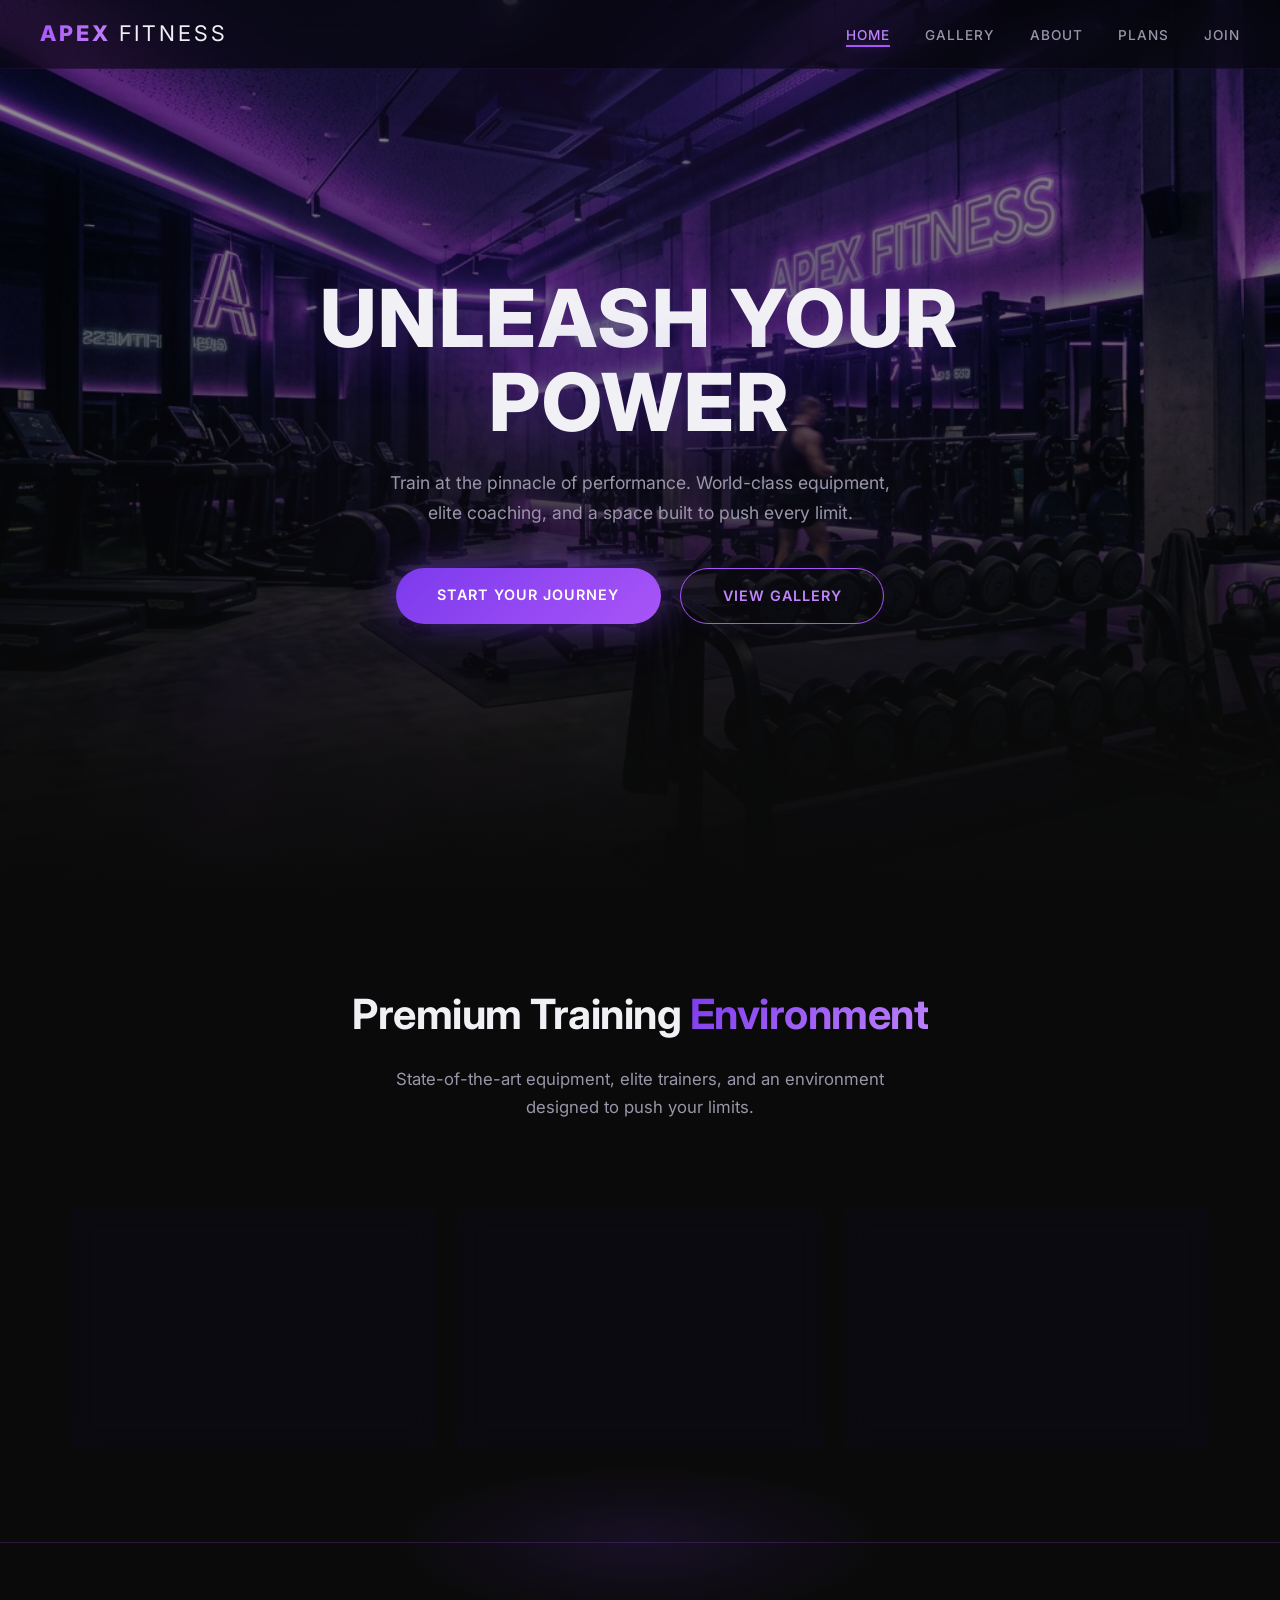
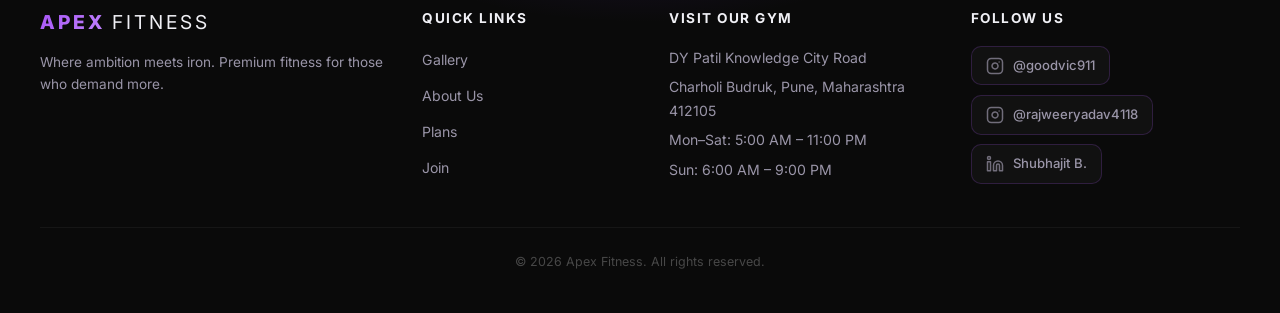
<file: index.html>
<!DOCTYPE html>
<html lang="en">
<head>
  <meta charset="UTF-8">
  <meta name="viewport" content="width=device-width, initial-scale=1.0">
  <meta name="description" content="Apex Fitness — Premium gym experience. Unleash your power with world-class equipment, elite trainers, and a futuristic training environment.">
  <title>Apex Fitness — Unleash Your Power</title>
  <link rel="preconnect" href="https://fonts.googleapis.com">
  <link href="https://fonts.googleapis.com/css2?family=Inter:wght@400;500;600;700;800&display=swap" rel="stylesheet">
  <link rel="stylesheet" href="styles.css">
</head>
<body>

  <!-- Navbar -->
  <nav class="navbar" id="navbar">
    <a href="index.html" class="logo"><span class="apex">APEX</span> <span class="fitness">FITNESS</span></a>
    <ul class="nav-links" id="navLinks">
      <li><a href="index.html" class="active">Home</a></li>
      <li><a href="gallery.html">Gallery</a></li>
      <li><a href="about.html">About</a></li>
      <li><a href="plans.html">Plans</a></li>
      <li><a href="join.html">Join</a></li>
    </ul>
    <button class="hamburger" id="hamburger" aria-label="Toggle menu">
      <span></span><span></span><span></span>
    </button>
  </nav>

  <main>
    <!-- Hero -->
    <section class="hero" id="hero">
      <div class="hero-bg">
        <img src="images/gym-weights.png" alt="Apex Fitness gym interior">
      </div>
      <div class="hero-content">
        <h1>Unleash Your Power</h1>
        <p>Train at the pinnacle of performance. World-class equipment, elite coaching, and a space built to push every limit.</p>
        <div class="hero-buttons">
          <a href="join.html" class="btn btn-primary">Start Your Journey</a>
          <a href="gallery.html" class="btn btn-outline">View Gallery</a>
        </div>
      </div>
    </section>

    <!-- Quick Links -->
    <section class="container">
      <div class="section-header">
        <h2>Premium Training <span class="highlight">Environment</span></h2>
        <p>State-of-the-art equipment, elite trainers, and an environment designed to push your limits.</p>
      </div>

      <div class="quick-links">
        <a href="gallery.html" class="quick-card">
          <span class="icon">🏋️</span>
          <h3>Gym Experience</h3>
          <p>Explore our world-class facility and premium equipment.</p>
        </a>
        <a href="plans.html" class="quick-card">
          <span class="icon">💎</span>
          <h3>Membership Plans</h3>
          <p>Flexible plans designed for every level. No hidden fees.</p>
        </a>
        <a href="join.html" class="quick-card">
          <span class="icon">🚀</span>
          <h3>Join Now</h3>
          <p>Begin your transformation journey today.</p>
        </a>
      </div>
    </section>
  </main>

  <!-- Footer -->
  <footer class="footer">
    <div class="footer-content">
      <div class="footer-brand">
        <div class="logo"><span class="apex">APEX</span> <span class="fitness">FITNESS</span></div>
        <p>Where ambition meets iron. Premium fitness for those who demand more.</p>
      </div>
      <div class="footer-links">
        <h4>Quick Links</h4>
        <ul>
          <li><a href="gallery.html">Gallery</a></li>
          <li><a href="about.html">About Us</a></li>
          <li><a href="plans.html">Plans</a></li>
          <li><a href="join.html">Join</a></li>
        </ul>
      </div>
      <div class="footer-contact">
        <h4>Visit Our Gym</h4>
        <p>DY Patil Knowledge City Road</p>
        <p>Charholi Budruk, Pune, Maharashtra 412105</p>
        <p>Mon–Sat: 5:00 AM – 11:00 PM</p>
        <p>Sun: 6:00 AM – 9:00 PM</p>
      </div>
      <div class="footer-social">
        <h4>Follow Us</h4>
        <div class="social-links">
          <a href="https://www.instagram.com/goodvic911/" target="_blank" rel="noopener noreferrer" class="social-btn instagram" id="social-ig-goodvic" aria-label="Instagram goodvic911">
            <svg xmlns="http://www.w3.org/2000/svg" width="18" height="18" viewBox="0 0 24 24" fill="none" stroke="currentColor" stroke-width="2" stroke-linecap="round" stroke-linejoin="round"><rect x="2" y="2" width="20" height="20" rx="5" ry="5"/><path d="M16 11.37A4 4 0 1 1 12.63 8 4 4 0 0 1 16 11.37z"/><line x1="17.5" y1="6.5" x2="17.51" y2="6.5"/></svg>
            <span>@goodvic911</span>
          </a>
          <a href="https://www.instagram.com/rajweeryadav4118/" target="_blank" rel="noopener noreferrer" class="social-btn instagram" id="social-ig-rajweer" aria-label="Instagram rajweeryadav4118">
            <svg xmlns="http://www.w3.org/2000/svg" width="18" height="18" viewBox="0 0 24 24" fill="none" stroke="currentColor" stroke-width="2" stroke-linecap="round" stroke-linejoin="round"><rect x="2" y="2" width="20" height="20" rx="5" ry="5"/><path d="M16 11.37A4 4 0 1 1 12.63 8 4 4 0 0 1 16 11.37z"/><line x1="17.5" y1="6.5" x2="17.51" y2="6.5"/></svg>
            <span>@rajweeryadav4118</span>
          </a>
          <a href="https://www.linkedin.com/in/shubhajitbhattacharya/" target="_blank" rel="noopener noreferrer" class="social-btn linkedin" id="social-linkedin" aria-label="LinkedIn Shubhajit Bhattacharya">
            <svg xmlns="http://www.w3.org/2000/svg" width="18" height="18" viewBox="0 0 24 24" fill="none" stroke="currentColor" stroke-width="2" stroke-linecap="round" stroke-linejoin="round"><path d="M16 8a6 6 0 0 1 6 6v7h-4v-7a2 2 0 0 0-2-2 2 2 0 0 0-2 2v7h-4v-7a6 6 0 0 1 6-6z"/><rect x="2" y="9" width="4" height="12"/><circle cx="4" cy="4" r="2"/></svg>
            <span>Shubhajit B.</span>
          </a>
        </div>
      </div>
    </div>
    <div class="footer-bottom">
      &copy; 2026 Apex Fitness. All rights reserved.
    </div>
  </footer>

  <script src="nav.js"></script>
</body>
</html>
</file>
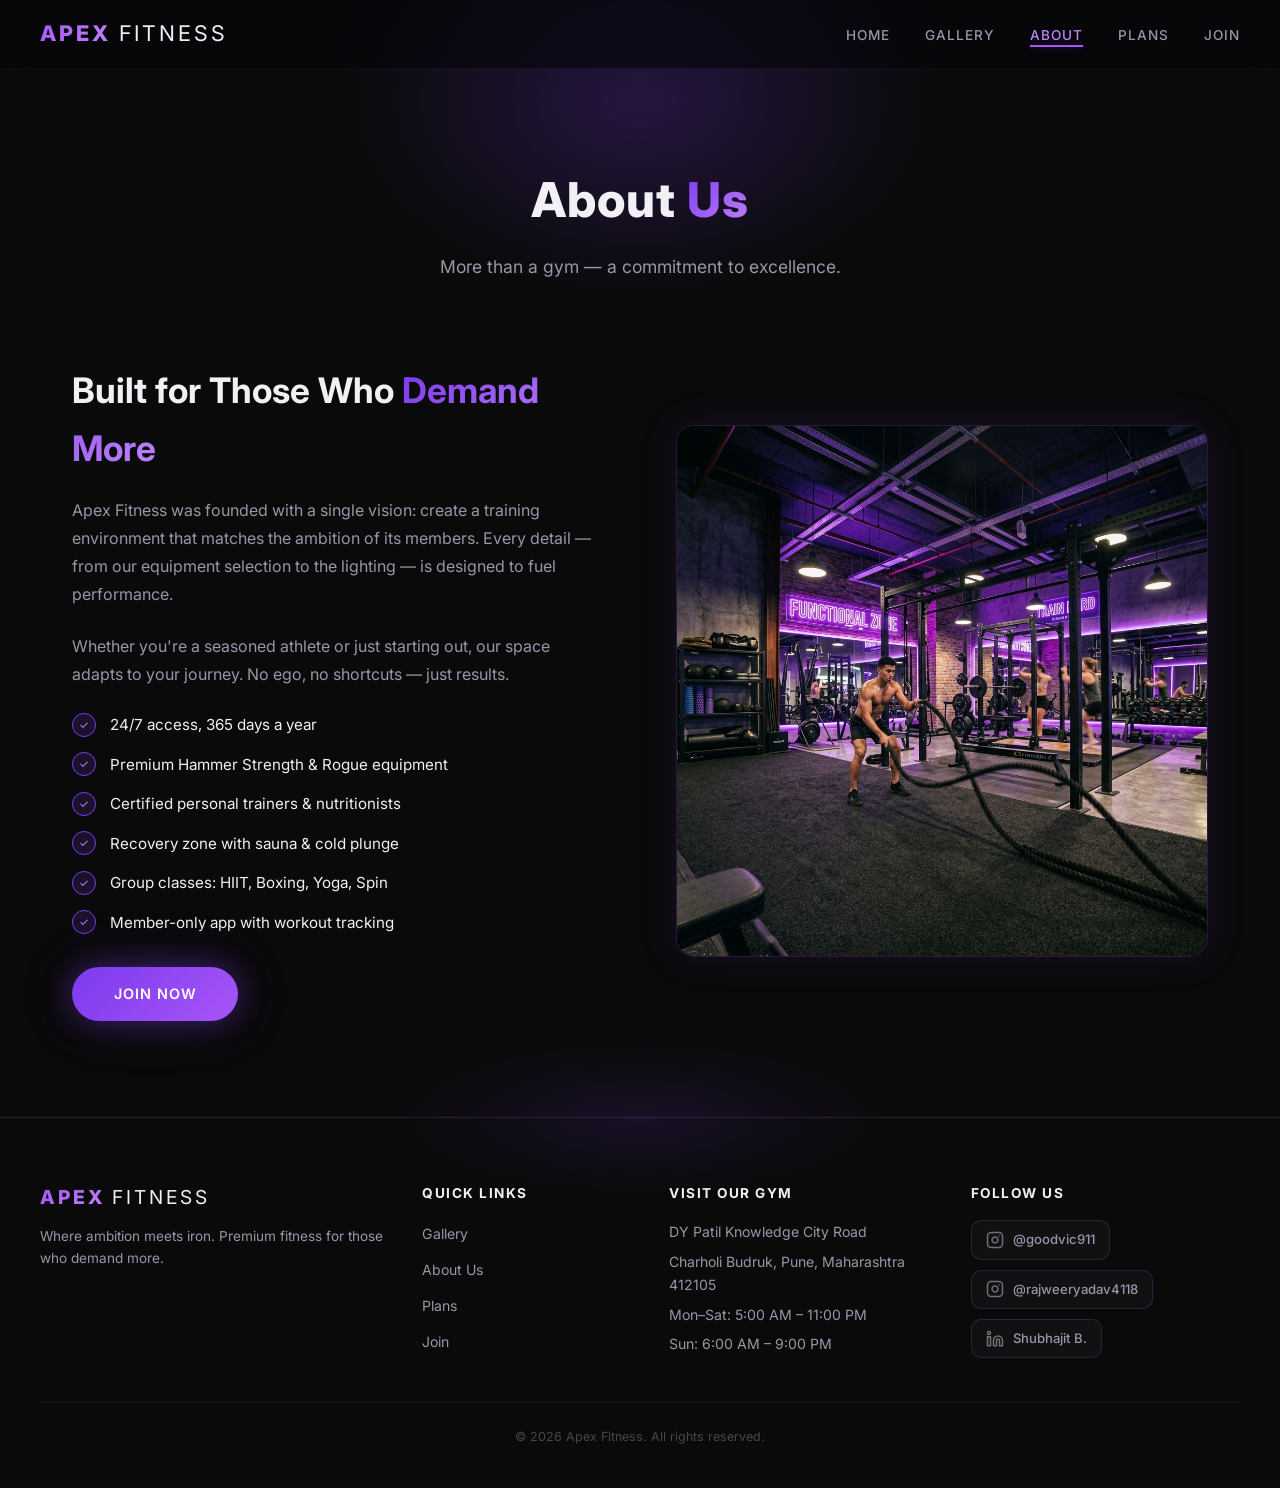
<file: about.html>
<!DOCTYPE html>
<html lang="en">
<head>
  <meta charset="UTF-8">
  <meta name="viewport" content="width=device-width, initial-scale=1.0">
  <meta name="description" content="About Apex Fitness — Learn about our mission, premium facilities, expert trainers, and what makes us the ultimate fitness destination.">
  <title>About — Apex Fitness</title>
  <link rel="preconnect" href="https://fonts.googleapis.com">
  <link href="https://fonts.googleapis.com/css2?family=Inter:wght@400;500;600;700;800&display=swap" rel="stylesheet">
  <link rel="stylesheet" href="styles.css">
</head>
<body>

  <!-- Navbar -->
  <nav class="navbar" id="navbar">
    <a href="index.html" class="logo"><span class="apex">APEX</span> <span class="fitness">FITNESS</span></a>
    <ul class="nav-links" id="navLinks">
      <li><a href="index.html">Home</a></li>
      <li><a href="gallery.html">Gallery</a></li>
      <li><a href="about.html" class="active">About</a></li>
      <li><a href="plans.html">Plans</a></li>
      <li><a href="join.html">Join</a></li>
    </ul>
    <button class="hamburger" id="hamburger" aria-label="Toggle menu">
      <span></span><span></span><span></span>
    </button>
  </nav>

  <main>
    <div class="page-hero">
      <h1>About <span class="highlight">Us</span></h1>
      <p>More than a gym — a commitment to excellence.</p>
    </div>

    <div class="container">
      <div class="about-content">
        <div class="about-text">
          <h2>Built for Those Who <span class="highlight">Demand More</span></h2>
          <p>
            Apex Fitness was founded with a single vision: create a training environment 
            that matches the ambition of its members. Every detail — from our equipment 
            selection to the lighting — is designed to fuel performance.
          </p>
          <p>
            Whether you're a seasoned athlete or just starting out, our space adapts 
            to your journey. No ego, no shortcuts — just results.
          </p>
          <ul class="features-list">
            <li><span class="check">✓</span> 24/7 access, 365 days a year</li>
            <li><span class="check">✓</span> Premium Hammer Strength & Rogue equipment</li>
            <li><span class="check">✓</span> Certified personal trainers & nutritionists</li>
            <li><span class="check">✓</span> Recovery zone with sauna & cold plunge</li>
            <li><span class="check">✓</span> Group classes: HIIT, Boxing, Yoga, Spin</li>
            <li><span class="check">✓</span> Member-only app with workout tracking</li>
          </ul>
          <div class="about-cta">
            <a href="join.html" class="btn btn-primary">Join Now</a>
          </div>
        </div>
        <div class="about-image">
          <img src="images/gym-training.png" alt="Apex Fitness training zone">
        </div>
      </div>
    </div>
  </main>

  <!-- Footer -->
  <footer class="footer">
    <div class="footer-content">
      <div class="footer-brand">
        <div class="logo"><span class="apex">APEX</span> <span class="fitness">FITNESS</span></div>
        <p>Where ambition meets iron. Premium fitness for those who demand more.</p>
      </div>
      <div class="footer-links">
        <h4>Quick Links</h4>
        <ul>
          <li><a href="gallery.html">Gallery</a></li>
          <li><a href="about.html">About Us</a></li>
          <li><a href="plans.html">Plans</a></li>
          <li><a href="join.html">Join</a></li>
        </ul>
      </div>
      <div class="footer-contact">
        <h4>Visit Our Gym</h4>
        <p>DY Patil Knowledge City Road</p>
        <p>Charholi Budruk, Pune, Maharashtra 412105</p>
        <p>Mon–Sat: 5:00 AM – 11:00 PM</p>
        <p>Sun: 6:00 AM – 9:00 PM</p>
      </div>
      <div class="footer-social">
        <h4>Follow Us</h4>
        <div class="social-links">
          <a href="https://www.instagram.com/goodvic911/" target="_blank" rel="noopener noreferrer" class="social-btn instagram" id="social-ig-goodvic" aria-label="Instagram goodvic911">
            <svg xmlns="http://www.w3.org/2000/svg" width="18" height="18" viewBox="0 0 24 24" fill="none" stroke="currentColor" stroke-width="2" stroke-linecap="round" stroke-linejoin="round"><rect x="2" y="2" width="20" height="20" rx="5" ry="5"/><path d="M16 11.37A4 4 0 1 1 12.63 8 4 4 0 0 1 16 11.37z"/><line x1="17.5" y1="6.5" x2="17.51" y2="6.5"/></svg>
            <span>@goodvic911</span>
          </a>
          <a href="https://www.instagram.com/rajweeryadav4118/" target="_blank" rel="noopener noreferrer" class="social-btn instagram" id="social-ig-rajweer" aria-label="Instagram rajweeryadav4118">
            <svg xmlns="http://www.w3.org/2000/svg" width="18" height="18" viewBox="0 0 24 24" fill="none" stroke="currentColor" stroke-width="2" stroke-linecap="round" stroke-linejoin="round"><rect x="2" y="2" width="20" height="20" rx="5" ry="5"/><path d="M16 11.37A4 4 0 1 1 12.63 8 4 4 0 0 1 16 11.37z"/><line x1="17.5" y1="6.5" x2="17.51" y2="6.5"/></svg>
            <span>@rajweeryadav4118</span>
          </a>
          <a href="https://www.linkedin.com/in/shubhajitbhattacharya/" target="_blank" rel="noopener noreferrer" class="social-btn linkedin" id="social-linkedin" aria-label="LinkedIn Shubhajit Bhattacharya">
            <svg xmlns="http://www.w3.org/2000/svg" width="18" height="18" viewBox="0 0 24 24" fill="none" stroke="currentColor" stroke-width="2" stroke-linecap="round" stroke-linejoin="round"><path d="M16 8a6 6 0 0 1 6 6v7h-4v-7a2 2 0 0 0-2-2 2 2 0 0 0-2 2v7h-4v-7a6 6 0 0 1 6-6z"/><rect x="2" y="9" width="4" height="12"/><circle cx="4" cy="4" r="2"/></svg>
            <span>Shubhajit B.</span>
          </a>
        </div>
      </div>
    </div>
    <div class="footer-bottom">
      &copy; 2026 Apex Fitness. All rights reserved.
    </div>
  </footer>

  <script src="nav.js"></script>
</body>
</html>
</file>
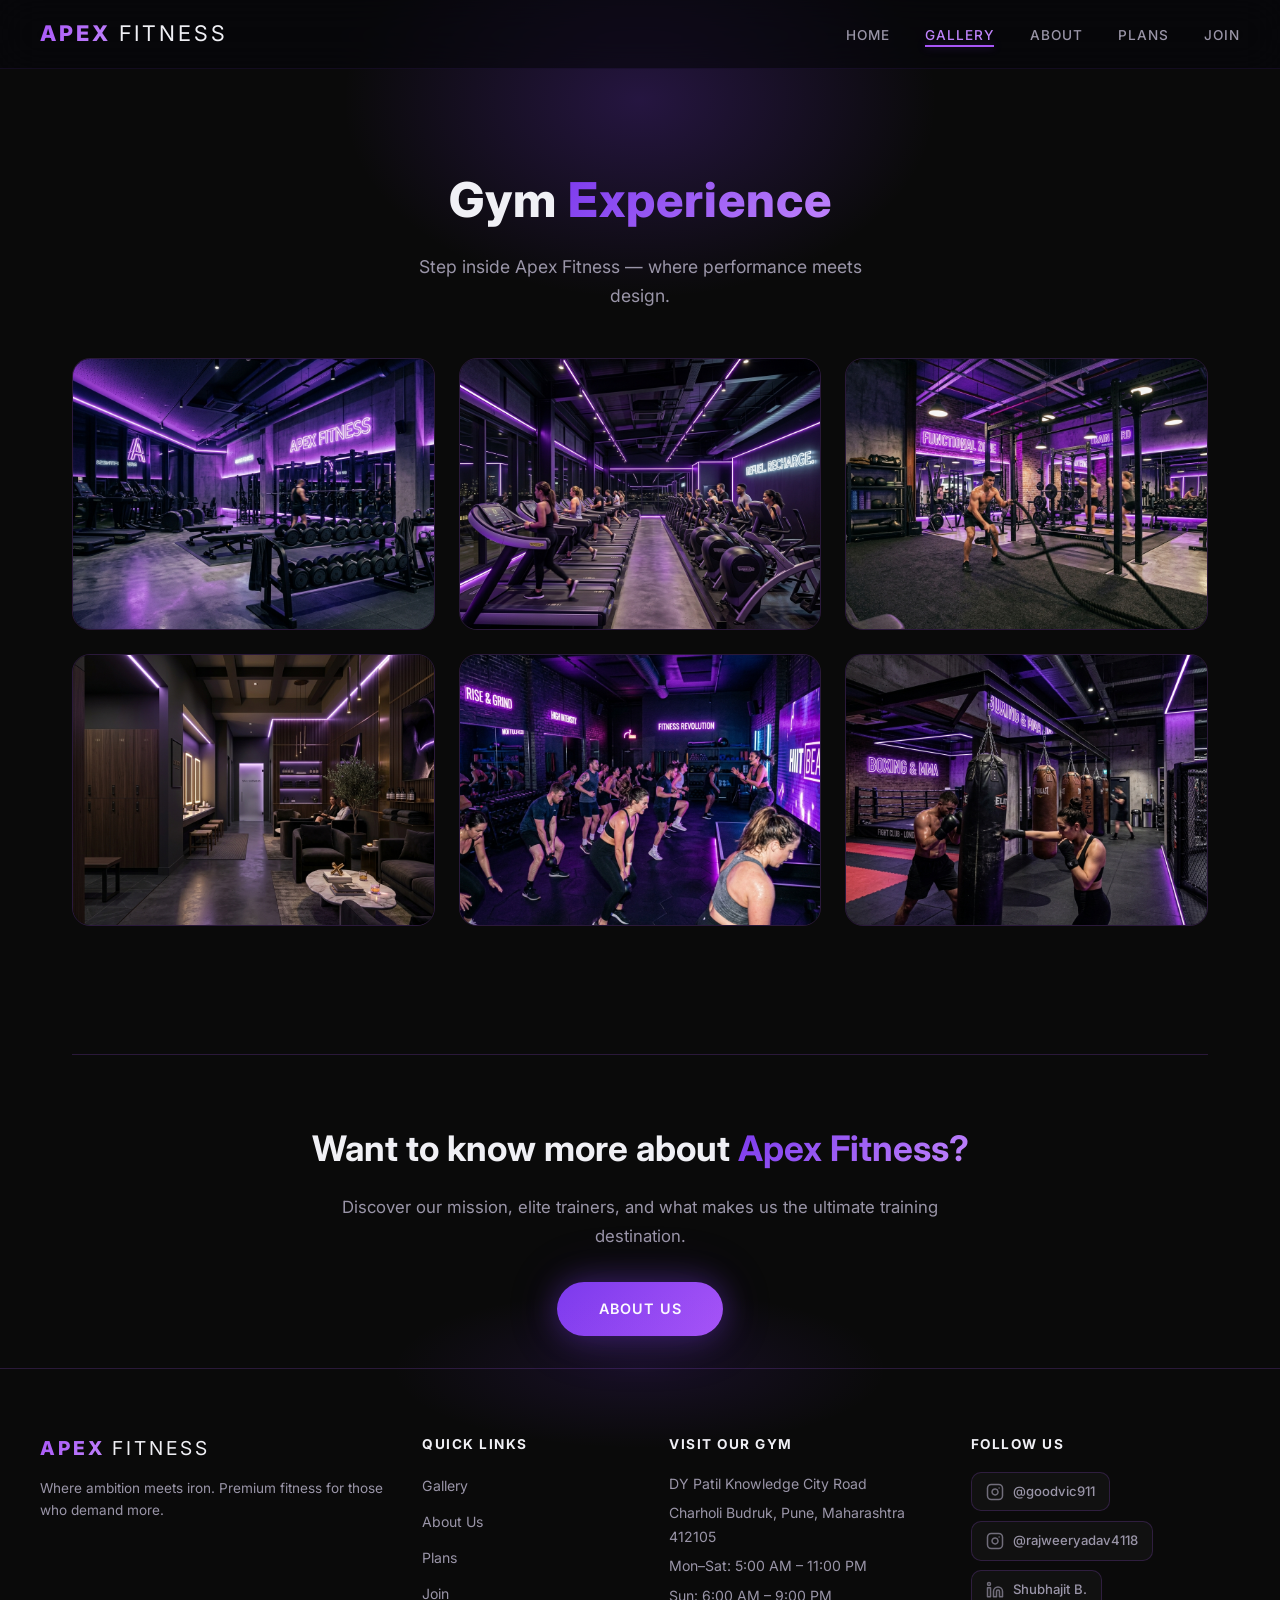
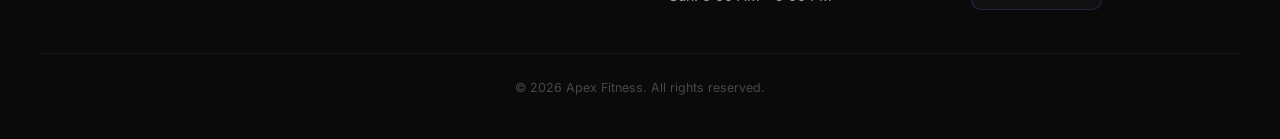
<file: gallery.html>
<!DOCTYPE html>
<html lang="en">
<head>
  <meta charset="UTF-8">
  <meta name="viewport" content="width=device-width, initial-scale=1.0">
  <meta name="description" content="Explore Apex Fitness — Take a look inside our premium gym facility with cutting-edge equipment and an atmosphere built for champions.">
  <title>Gallery — Apex Fitness</title>
  <link rel="preconnect" href="https://fonts.googleapis.com">
  <link href="https://fonts.googleapis.com/css2?family=Inter:wght@400;500;600;700;800&display=swap" rel="stylesheet">
  <link rel="stylesheet" href="styles.css">
</head>
<body>

  <!-- Navbar -->
  <nav class="navbar" id="navbar">
    <a href="index.html" class="logo"><span class="apex">APEX</span> <span class="fitness">FITNESS</span></a>
    <ul class="nav-links" id="navLinks">
      <li><a href="index.html">Home</a></li>
      <li><a href="gallery.html" class="active">Gallery</a></li>
      <li><a href="about.html">About</a></li>
      <li><a href="plans.html">Plans</a></li>
      <li><a href="join.html">Join</a></li>
    </ul>
    <button class="hamburger" id="hamburger" aria-label="Toggle menu">
      <span></span><span></span><span></span>
    </button>
  </nav>

  <main>
    <div class="page-hero">
      <h1>Gym <span class="highlight">Experience</span></h1>
      <p>Step inside Apex Fitness — where performance meets design.</p>
    </div>

    <div class="container">
      <div class="gallery-grid">
        <div class="gallery-item">
          <img src="images/gym-weights.png" alt="Weight training area">
          <div class="overlay">Strength Zone</div>
        </div>
        <div class="gallery-item">
          <img src="images/gym-cardio.png" alt="Cardio area">
          <div class="overlay">Cardio Floor</div>
        </div>
        <div class="gallery-item">
          <img src="images/gym-training.png" alt="Functional training">
          <div class="overlay">Functional Training</div>
        </div>
        <div class="gallery-item">
          <img src="images/gym-lounge.png" alt="Premium lounge area">
          <div class="overlay">Recovery Lounge</div>
        </div>
        <div class="gallery-item">
          <img src="images/gym-class.png" alt="Group fitness class">
          <div class="overlay">Group Classes</div>
        </div>
        <div class="gallery-item">
          <img src="images/gym-boxing.png" alt="Boxing and MMA area">
          <div class="overlay">Combat Zone</div>
        </div>
      </div>

      <div class="gallery-cta">
        <h2>Want to know more about <span class="highlight">Apex Fitness?</span></h2>
        <p>Discover our mission, elite trainers, and what makes us the ultimate training destination.</p>
        <a href="about.html" class="btn btn-primary">About Us</a>
      </div>
    </div>
  </main>

  <!-- Footer -->
  <footer class="footer">
    <div class="footer-content">
      <div class="footer-brand">
        <div class="logo"><span class="apex">APEX</span> <span class="fitness">FITNESS</span></div>
        <p>Where ambition meets iron. Premium fitness for those who demand more.</p>
      </div>
      <div class="footer-links">
        <h4>Quick Links</h4>
        <ul>
          <li><a href="gallery.html">Gallery</a></li>
          <li><a href="about.html">About Us</a></li>
          <li><a href="plans.html">Plans</a></li>
          <li><a href="join.html">Join</a></li>
        </ul>
      </div>
      <div class="footer-contact">
        <h4>Visit Our Gym</h4>
        <p>DY Patil Knowledge City Road</p>
        <p>Charholi Budruk, Pune, Maharashtra 412105</p>
        <p>Mon–Sat: 5:00 AM – 11:00 PM</p>
        <p>Sun: 6:00 AM – 9:00 PM</p>
      </div>
      <div class="footer-social">
        <h4>Follow Us</h4>
        <div class="social-links">
          <a href="https://www.instagram.com/goodvic911/" target="_blank" rel="noopener noreferrer" class="social-btn instagram" id="social-ig-goodvic" aria-label="Instagram goodvic911">
            <svg xmlns="http://www.w3.org/2000/svg" width="18" height="18" viewBox="0 0 24 24" fill="none" stroke="currentColor" stroke-width="2" stroke-linecap="round" stroke-linejoin="round"><rect x="2" y="2" width="20" height="20" rx="5" ry="5"/><path d="M16 11.37A4 4 0 1 1 12.63 8 4 4 0 0 1 16 11.37z"/><line x1="17.5" y1="6.5" x2="17.51" y2="6.5"/></svg>
            <span>@goodvic911</span>
          </a>
          <a href="https://www.instagram.com/rajweeryadav4118/" target="_blank" rel="noopener noreferrer" class="social-btn instagram" id="social-ig-rajweer" aria-label="Instagram rajweeryadav4118">
            <svg xmlns="http://www.w3.org/2000/svg" width="18" height="18" viewBox="0 0 24 24" fill="none" stroke="currentColor" stroke-width="2" stroke-linecap="round" stroke-linejoin="round"><rect x="2" y="2" width="20" height="20" rx="5" ry="5"/><path d="M16 11.37A4 4 0 1 1 12.63 8 4 4 0 0 1 16 11.37z"/><line x1="17.5" y1="6.5" x2="17.51" y2="6.5"/></svg>
            <span>@rajweeryadav4118</span>
          </a>
          <a href="https://www.linkedin.com/in/shubhajitbhattacharya/" target="_blank" rel="noopener noreferrer" class="social-btn linkedin" id="social-linkedin" aria-label="LinkedIn Shubhajit Bhattacharya">
            <svg xmlns="http://www.w3.org/2000/svg" width="18" height="18" viewBox="0 0 24 24" fill="none" stroke="currentColor" stroke-width="2" stroke-linecap="round" stroke-linejoin="round"><path d="M16 8a6 6 0 0 1 6 6v7h-4v-7a2 2 0 0 0-2-2 2 2 0 0 0-2 2v7h-4v-7a6 6 0 0 1 6-6z"/><rect x="2" y="9" width="4" height="12"/><circle cx="4" cy="4" r="2"/></svg>
            <span>Shubhajit B.</span>
          </a>
        </div>
      </div>
    </div>
    <div class="footer-bottom">
      &copy; 2026 Apex Fitness. All rights reserved.
    </div>
  </footer>

  <script src="nav.js"></script>
</body>
</html>
</file>
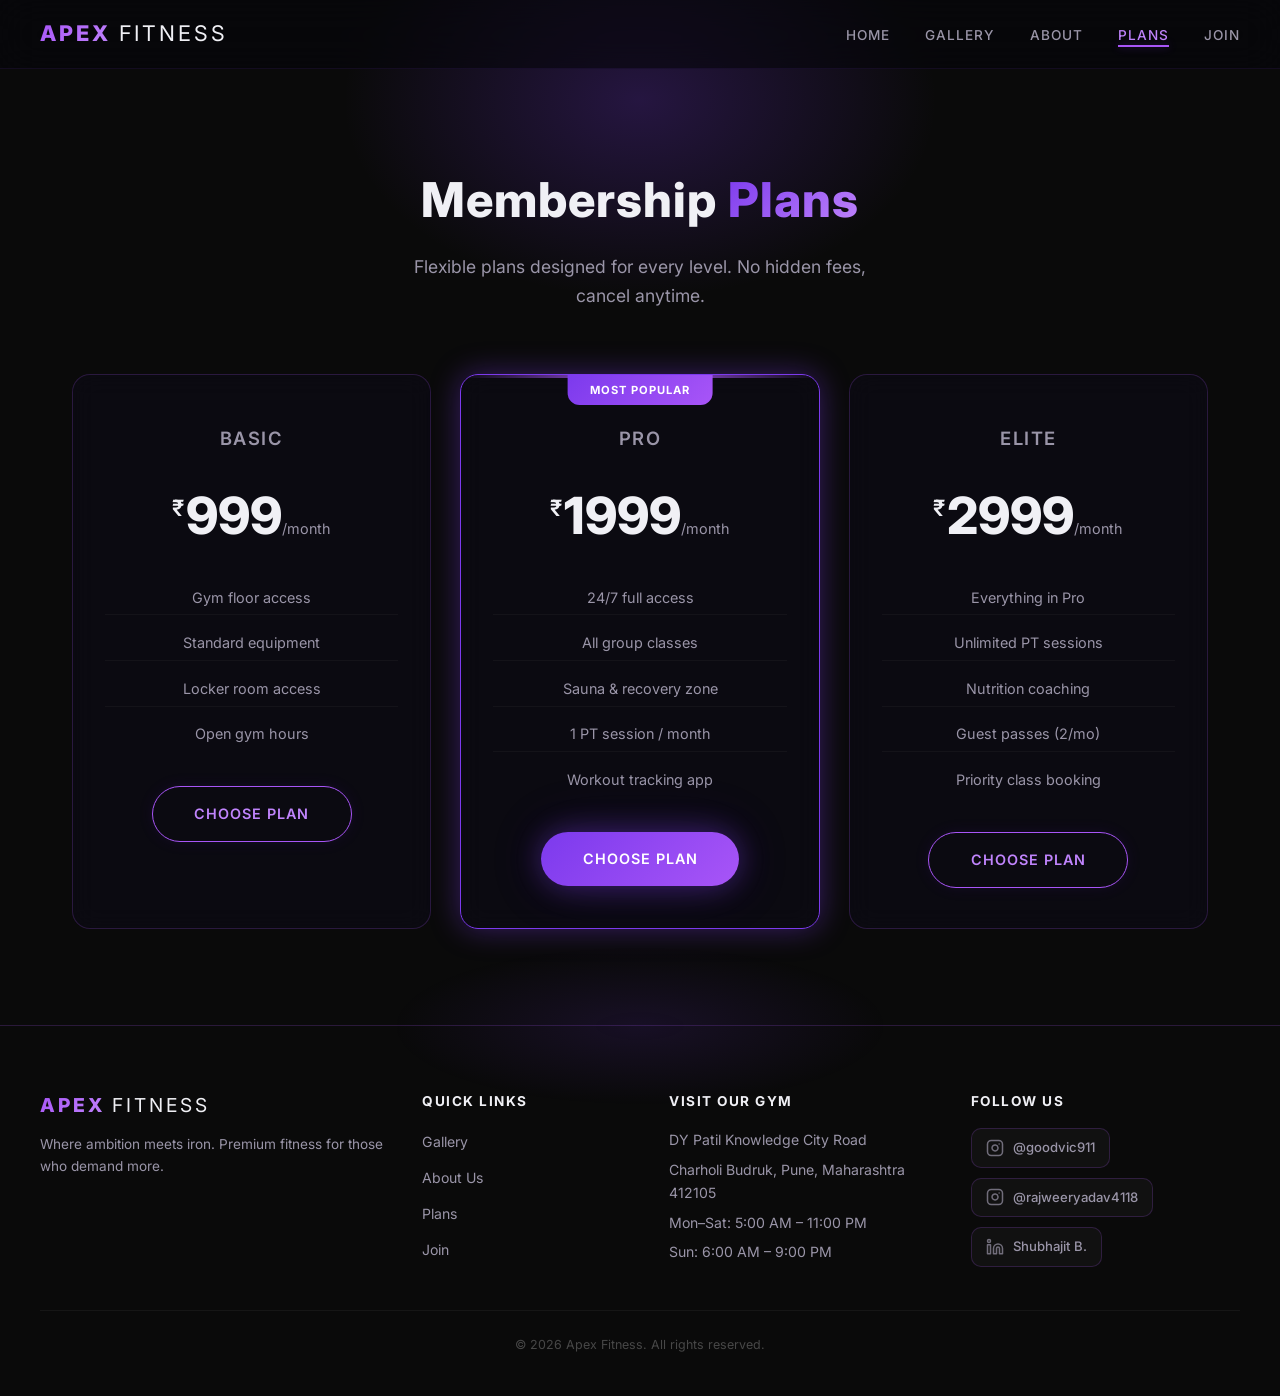
<file: plans.html>
<!DOCTYPE html>
<html lang="en">
<head>
  <meta charset="UTF-8">
  <meta name="viewport" content="width=device-width, initial-scale=1.0">
  <meta name="description" content="Apex Fitness membership plans — Choose from Basic, Pro, or Elite tiers to match your training goals and unlock premium gym access.">
  <title>Plans — Apex Fitness</title>
  <link rel="preconnect" href="https://fonts.googleapis.com">
  <link href="https://fonts.googleapis.com/css2?family=Inter:wght@400;500;600;700;800&display=swap" rel="stylesheet">
  <link rel="stylesheet" href="styles.css">
</head>
<body>

  <!-- Navbar -->
  <nav class="navbar" id="navbar">
    <a href="index.html" class="logo"><span class="apex">APEX</span> <span class="fitness">FITNESS</span></a>
    <ul class="nav-links" id="navLinks">
      <li><a href="index.html">Home</a></li>
      <li><a href="gallery.html">Gallery</a></li>
      <li><a href="about.html">About</a></li>
      <li><a href="plans.html" class="active">Plans</a></li>
      <li><a href="join.html">Join</a></li>
    </ul>
    <button class="hamburger" id="hamburger" aria-label="Toggle menu">
      <span></span><span></span><span></span>
    </button>
  </nav>

  <main>
    <div class="page-hero">
      <h1>Membership <span class="highlight">Plans</span></h1>
      <p>Flexible plans designed for every level. No hidden fees, cancel anytime.</p>
    </div>

    <div class="container">
      <div class="plans-grid">
        <!-- Basic -->
        <div class="plan-card" id="plan-basic">
          <h3>Basic</h3>
          <div class="plan-price"><span class="currency">₹</span>999<span class="period">/month</span></div>
          <ul class="plan-features">
            <li>Gym floor access</li>
            <li>Standard equipment</li>
            <li>Locker room access</li>
            <li>Open gym hours</li>
          </ul>
          <a href="join.html" class="btn btn-outline">Choose Plan</a>
        </div>

        <!-- Pro -->
        <div class="plan-card featured" id="plan-pro">
          <span class="plan-badge">Most Popular</span>
          <h3>Pro</h3>
          <div class="plan-price"><span class="currency">₹</span>1999<span class="period">/month</span></div>
          <ul class="plan-features">
            <li>24/7 full access</li>
            <li>All group classes</li>
            <li>Sauna & recovery zone</li>
            <li>1 PT session / month</li>
            <li>Workout tracking app</li>
          </ul>
          <a href="join.html" class="btn btn-primary">Choose Plan</a>
        </div>

        <!-- Elite -->
        <div class="plan-card" id="plan-elite">
          <h3>Elite</h3>
          <div class="plan-price"><span class="currency">₹</span>2999<span class="period">/month</span></div>
          <ul class="plan-features">
            <li>Everything in Pro</li>
            <li>Unlimited PT sessions</li>
            <li>Nutrition coaching</li>
            <li>Guest passes (2/mo)</li>
            <li>Priority class booking</li>
          </ul>
          <a href="join.html" class="btn btn-outline">Choose Plan</a>
        </div>
      </div>
    </div>
  </main>

  <!-- Footer -->
  <footer class="footer">
    <div class="footer-content">
      <div class="footer-brand">
        <div class="logo"><span class="apex">APEX</span> <span class="fitness">FITNESS</span></div>
        <p>Where ambition meets iron. Premium fitness for those who demand more.</p>
      </div>
      <div class="footer-links">
        <h4>Quick Links</h4>
        <ul>
          <li><a href="gallery.html">Gallery</a></li>
          <li><a href="about.html">About Us</a></li>
          <li><a href="plans.html">Plans</a></li>
          <li><a href="join.html">Join</a></li>
        </ul>
      </div>
      <div class="footer-contact">
        <h4>Visit Our Gym</h4>
        <p>DY Patil Knowledge City Road</p>
        <p>Charholi Budruk, Pune, Maharashtra 412105</p>
        <p>Mon–Sat: 5:00 AM – 11:00 PM</p>
        <p>Sun: 6:00 AM – 9:00 PM</p>
      </div>
      <div class="footer-social">
        <h4>Follow Us</h4>
        <div class="social-links">
          <a href="https://www.instagram.com/goodvic911/" target="_blank" rel="noopener noreferrer" class="social-btn instagram" id="social-ig-goodvic" aria-label="Instagram goodvic911">
            <svg xmlns="http://www.w3.org/2000/svg" width="18" height="18" viewBox="0 0 24 24" fill="none" stroke="currentColor" stroke-width="2" stroke-linecap="round" stroke-linejoin="round"><rect x="2" y="2" width="20" height="20" rx="5" ry="5"/><path d="M16 11.37A4 4 0 1 1 12.63 8 4 4 0 0 1 16 11.37z"/><line x1="17.5" y1="6.5" x2="17.51" y2="6.5"/></svg>
            <span>@goodvic911</span>
          </a>
          <a href="https://www.instagram.com/rajweeryadav4118/" target="_blank" rel="noopener noreferrer" class="social-btn instagram" id="social-ig-rajweer" aria-label="Instagram rajweeryadav4118">
            <svg xmlns="http://www.w3.org/2000/svg" width="18" height="18" viewBox="0 0 24 24" fill="none" stroke="currentColor" stroke-width="2" stroke-linecap="round" stroke-linejoin="round"><rect x="2" y="2" width="20" height="20" rx="5" ry="5"/><path d="M16 11.37A4 4 0 1 1 12.63 8 4 4 0 0 1 16 11.37z"/><line x1="17.5" y1="6.5" x2="17.51" y2="6.5"/></svg>
            <span>@rajweeryadav4118</span>
          </a>
          <a href="https://www.linkedin.com/in/shubhajitbhattacharya/" target="_blank" rel="noopener noreferrer" class="social-btn linkedin" id="social-linkedin" aria-label="LinkedIn Shubhajit Bhattacharya">
            <svg xmlns="http://www.w3.org/2000/svg" width="18" height="18" viewBox="0 0 24 24" fill="none" stroke="currentColor" stroke-width="2" stroke-linecap="round" stroke-linejoin="round"><path d="M16 8a6 6 0 0 1 6 6v7h-4v-7a2 2 0 0 0-2-2 2 2 0 0 0-2 2v7h-4v-7a6 6 0 0 1 6-6z"/><rect x="2" y="9" width="4" height="12"/><circle cx="4" cy="4" r="2"/></svg>
            <span>Shubhajit B.</span>
          </a>
        </div>
      </div>
    </div>
    <div class="footer-bottom">
      &copy; 2026 Apex Fitness. All rights reserved.
    </div>
  </footer>

  <script src="nav.js"></script>
</body>
</html>
</file>
<file: styles.css>
/* ===== CSS Variables ===== */
:root {
  --bg: #0a0a0a;
  --bg-light: #0f0f14;
  --bg-card: rgba(12, 10, 20, 0.7);
  --bg-card-hover: rgba(20, 15, 35, 0.85);
  --text: #f0f0f5;
  --text-muted: #9a95a8;
  --accent: #7c3aed;
  --accent-light: #a855f7;
  --accent-bright: #c084fc;
  --accent-glow: rgba(124, 58, 237, 0.4);
  --accent-glow-strong: rgba(124, 58, 237, 0.6);
  --border: rgba(168, 85, 247, 0.2);
  --border-bright: rgba(168, 85, 247, 0.5);
  --radius: 18px;
  --transition: 0.3s ease;
  --max-width: 1200px;
  --font: 'Inter', sans-serif;
}

/* ===== Reset ===== */
*, *::before, *::after {
  margin: 0;
  padding: 0;
  box-sizing: border-box;
}

html { scroll-behavior: smooth; }

body {
  font-family: var(--font);
  background: var(--bg);
  color: var(--text);
  line-height: 1.65;
  min-height: 100vh;
  display: flex;
  flex-direction: column;
  overflow-x: hidden;
}

a { color: inherit; text-decoration: none; }
img { max-width: 100%; display: block; }

/* ===== Navbar ===== */
.navbar {
  position: fixed;
  top: 0;
  left: 0;
  right: 0;
  z-index: 100;
  padding: 1rem 2.5rem;
  display: flex;
  align-items: center;
  justify-content: space-between;
  background: rgba(5, 5, 10, 0.6);
  backdrop-filter: blur(20px);
  border-bottom: 1px solid rgba(124, 58, 237, 0.1);
}

.navbar .logo {
  font-size: 1.35rem;
  font-weight: 800;
  letter-spacing: 3px;
  text-transform: uppercase;
}

.navbar .logo .apex {
  background: linear-gradient(135deg, var(--accent-light), var(--accent-bright));
  -webkit-background-clip: text;
  -webkit-text-fill-color: transparent;
  background-clip: text;
}

.navbar .logo .fitness {
  color: var(--text);
  font-weight: 400;
}

.nav-links {
  display: flex;
  list-style: none;
  gap: 2.2rem;
}

.nav-links a {
  font-size: 0.85rem;
  font-weight: 500;
  letter-spacing: 1px;
  color: var(--text-muted);
  transition: color var(--transition);
  text-transform: uppercase;
  position: relative;
}

.nav-links a::after {
  content: '';
  position: absolute;
  bottom: -4px;
  left: 0;
  width: 0;
  height: 2px;
  background: var(--accent-light);
  transition: width var(--transition);
  box-shadow: 0 0 8px var(--accent-glow);
}

.nav-links a:hover::after,
.nav-links a.active::after {
  width: 100%;
}

.nav-links a:hover,
.nav-links a.active {
  color: var(--accent-bright);
}

.hamburger {
  display: none;
  flex-direction: column;
  gap: 5px;
  cursor: pointer;
  background: none;
  border: none;
}

.hamburger span {
  width: 24px;
  height: 2px;
  background: var(--text);
  transition: var(--transition);
}

/* ===== Main Content ===== */
main {
  flex: 1;
}

.container {
  max-width: var(--max-width);
  margin: 0 auto;
  padding: 0 2rem;
}

/* ===== Section Headings ===== */
.section-header {
  text-align: center;
  padding: 5rem 0 3.5rem;
}

.section-header h1, .section-header h2 {
  font-size: 2.6rem;
  font-weight: 700;
  margin-bottom: 1rem;
  letter-spacing: -0.5px;
}

.section-header p {
  color: var(--text-muted);
  font-size: 1.05rem;
  max-width: 550px;
  margin: 0 auto;
  line-height: 1.7;
}

.accent-dot {
  color: var(--accent-light);
}

.highlight {
  background: linear-gradient(135deg, var(--accent), var(--accent-bright));
  -webkit-background-clip: text;
  -webkit-text-fill-color: transparent;
  background-clip: text;
}

/* ===== Hero Section ===== */
.hero {
  min-height: 100vh;
  display: flex;
  align-items: center;
  justify-content: center;
  text-align: center;
  position: relative;
  overflow: hidden;
}

.hero-bg {
  position: absolute;
  inset: 0;
  z-index: 0;
}

.hero-bg img {
  width: 100%;
  height: 100%;
  object-fit: cover;
}

.hero-bg::after {
  content: '';
  position: absolute;
  inset: 0;
  background:
    linear-gradient(to bottom, rgba(5,5,10,0.4) 0%, rgba(5,5,10,0.6) 40%, rgba(10,10,10,0.95) 85%, var(--bg) 100%),
    radial-gradient(ellipse at 50% 20%, rgba(124, 58, 237, 0.25) 0%, transparent 60%);
}

.hero-content {
  position: relative;
  z-index: 2;
  max-width: 750px;
  padding: 2rem;
}

.hero-content h1 {
  font-size: clamp(2.8rem, 7vw, 5rem);
  font-weight: 800;
  line-height: 1.05;
  margin-bottom: 1.5rem;
  letter-spacing: 2px;
  text-transform: uppercase;
  text-shadow: 0 0 60px var(--accent-glow);
}

.hero-content p {
  font-size: 1.1rem;
  color: var(--text-muted);
  margin-bottom: 2.5rem;
  max-width: 500px;
  margin-left: auto;
  margin-right: auto;
  line-height: 1.7;
}

/* ===== Buttons ===== */
.btn {
  display: inline-block;
  padding: 0.95rem 2.6rem;
  border-radius: 50px;
  font-size: 0.9rem;
  font-weight: 600;
  font-family: var(--font);
  letter-spacing: 1px;
  cursor: pointer;
  transition: var(--transition);
  border: none;
  text-transform: uppercase;
}

.btn-primary {
  background: linear-gradient(135deg, var(--accent), var(--accent-light));
  color: #fff;
  box-shadow: 0 0 30px var(--accent-glow), 0 0 60px rgba(124, 58, 237, 0.15);
}

.btn-primary:hover {
  box-shadow: 0 0 50px var(--accent-glow-strong), 0 0 100px rgba(124, 58, 237, 0.25);
  transform: translateY(-3px);
}

.btn-outline {
  background: transparent;
  color: var(--accent-bright);
  border: 1.5px solid var(--accent-light);
  box-shadow: 0 0 15px rgba(124, 58, 237, 0.1);
}

.btn-outline:hover {
  background: rgba(124, 58, 237, 0.1);
  box-shadow: 0 0 30px var(--accent-glow);
  transform: translateY(-2px);
}

.hero-buttons {
  display: flex;
  gap: 1.2rem;
  justify-content: center;
  flex-wrap: wrap;
}

/* ===== Quick Links Grid (Home) ===== */
.quick-links {
  display: grid;
  grid-template-columns: repeat(3, 1fr);
  gap: 1.5rem;
  padding: 2rem 0 6rem;
}

.quick-card {
  background: var(--bg-card);
  border: 1px solid var(--border);
  border-radius: var(--radius);
  padding: 2.5rem 2rem;
  text-align: center;
  backdrop-filter: blur(12px);
  transition: var(--transition);
  cursor: pointer;
  text-decoration: none;
  color: var(--text);
}

.quick-card:hover {
  background: var(--bg-card-hover);
  border-color: var(--border-bright);
  box-shadow: 0 0 35px var(--accent-glow), inset 0 0 30px rgba(124, 58, 237, 0.03);
  transform: translateY(-6px);
}

.quick-card .icon {
  font-size: 2.2rem;
  margin-bottom: 1rem;
  display: block;
}

.quick-card h3 {
  font-size: 1.15rem;
  font-weight: 600;
  margin-bottom: 0.5rem;
  letter-spacing: 0.5px;
}

.quick-card p {
  color: var(--text-muted);
  font-size: 0.88rem;
  line-height: 1.5;
}

/* ===== Gallery Grid ===== */
.gallery-grid {
  display: grid;
  grid-template-columns: repeat(3, 1fr);
  gap: 1.5rem;
  padding-bottom: 6rem;
}

.gallery-item {
  border-radius: var(--radius);
  overflow: hidden;
  aspect-ratio: 4/3;
  position: relative;
  border: 1px solid var(--border);
  transition: var(--transition);
}

.gallery-item img {
  width: 100%;
  height: 100%;
  object-fit: cover;
  transition: transform 0.5s ease;
}

.gallery-item:hover {
  border-color: var(--border-bright);
  box-shadow: 0 0 30px var(--accent-glow);
}

.gallery-item:hover img {
  transform: scale(1.08);
}

.gallery-item .overlay {
  position: absolute;
  bottom: 0;
  left: 0;
  right: 0;
  padding: 1.5rem;
  background: linear-gradient(transparent, rgba(0, 0, 0, 0.85));
  font-weight: 600;
  font-size: 0.95rem;
  letter-spacing: 0.5px;
  opacity: 0;
  transform: translateY(8px);
  transition: all var(--transition);
}

.gallery-item:hover .overlay {
  opacity: 1;
  transform: translateY(0);
}

/* ===== Gallery CTA ===== */
.gallery-cta {
  text-align: center;
  padding: 4rem 2rem 2rem;
  border-top: 1px solid var(--border);
  margin-top: 2rem;
}

.gallery-cta h2 {
  font-size: 2.2rem;
  font-weight: 700;
  margin-bottom: 1rem;
}

.gallery-cta p {
  color: var(--text-muted);
  font-size: 1.05rem;
  line-height: 1.7;
  max-width: 600px;
  margin: 0 auto 2rem;
}

/* ===== About Section ===== */
.about-content {
  display: grid;
  grid-template-columns: 1fr 1fr;
  gap: 4.5rem;
  align-items: center;
  padding: 2rem 0 6rem;
}

.about-text h2 {
  font-size: 2.2rem;
  margin-bottom: 1.2rem;
  font-weight: 700;
}

.about-text p {
  color: var(--text-muted);
  margin-bottom: 1.5rem;
  font-size: 1rem;
  line-height: 1.75;
}

.features-list {
  list-style: none;
  display: grid;
  gap: 0.9rem;
  margin-top: 1.5rem;
}

.features-list li {
  display: flex;
  align-items: center;
  gap: 0.85rem;
  font-size: 0.95rem;
  color: var(--text);
}

.features-list li .check {
  width: 24px;
  height: 24px;
  border-radius: 50%;
  background: rgba(124, 58, 237, 0.15);
  border: 1px solid var(--accent);
  display: flex;
  align-items: center;
  justify-content: center;
  flex-shrink: 0;
  font-size: 0.7rem;
  color: var(--accent-bright);
}

.about-image {
  border-radius: var(--radius);
  overflow: hidden;
  border: 1px solid var(--border);
  box-shadow: 0 0 40px rgba(124, 58, 237, 0.12);
}

.about-image img {
  width: 100%;
  height: 100%;
  object-fit: cover;
}

.about-cta {
  margin-top: 2rem;
}

/* ===== Pricing Cards ===== */
.plans-grid {
  display: grid;
  grid-template-columns: repeat(3, 1fr);
  gap: 1.8rem;
  padding: 1rem 0 6rem;
}

.plan-card {
  background: var(--bg-card);
  border: 1.5px solid var(--border);
  border-radius: var(--radius);
  padding: 3rem 2rem 2.5rem;
  text-align: center;
  backdrop-filter: blur(12px);
  transition: var(--transition);
  position: relative;
  overflow: hidden;
}

.plan-card::before {
  content: '';
  position: absolute;
  top: 0;
  left: 0;
  right: 0;
  height: 3px;
  background: linear-gradient(90deg, transparent, var(--accent-light), transparent);
  opacity: 0;
  transition: opacity var(--transition);
}

.plan-card:hover {
  background: var(--bg-card-hover);
  border-color: var(--border-bright);
  box-shadow: 0 0 40px var(--accent-glow), 0 8px 32px rgba(0,0,0,0.4);
  transform: translateY(-6px);
}

.plan-card:hover::before {
  opacity: 1;
}

.plan-card.featured {
  border-color: var(--accent);
  box-shadow: 0 0 30px var(--accent-glow);
}

.plan-card.featured::before {
  opacity: 1;
}

.plan-badge {
  position: absolute;
  top: 0;
  left: 50%;
  transform: translateX(-50%);
  background: linear-gradient(135deg, var(--accent), var(--accent-light));
  color: #fff;
  padding: 0.35rem 1.4rem;
  border-radius: 0 0 12px 12px;
  font-size: 0.7rem;
  font-weight: 700;
  letter-spacing: 1px;
  text-transform: uppercase;
}

.plan-card h3 {
  font-size: 1.15rem;
  font-weight: 600;
  margin-bottom: 0.4rem;
  letter-spacing: 1.5px;
  text-transform: uppercase;
  color: var(--text-muted);
}

.plan-price {
  font-size: 3.2rem;
  font-weight: 800;
  margin: 1.2rem 0;
  color: var(--text);
}

.plan-price .currency {
  font-size: 1.4rem;
  font-weight: 600;
  vertical-align: super;
  margin-right: 2px;
}

.plan-price .period {
  font-size: 0.9rem;
  font-weight: 400;
  color: var(--text-muted);
}

.plan-features {
  list-style: none;
  margin: 1.5rem 0 2.2rem;
  display: grid;
  gap: 0.7rem;
}

.plan-features li {
  font-size: 0.9rem;
  color: var(--text-muted);
  padding: 0.3rem 0;
  border-bottom: 1px solid rgba(255,255,255,0.04);
}

.plan-features li:last-child {
  border-bottom: none;
}

/* ===== Join Form ===== */
.join-layout {
  display: grid;
  grid-template-columns: 1fr 1fr;
  gap: 3.5rem;
  align-items: center;
  padding-bottom: 6rem;
}

.join-info h2 {
  font-size: 2.2rem;
  font-weight: 700;
  margin-bottom: 1rem;
}

.join-info p {
  color: var(--text-muted);
  font-size: 1rem;
  line-height: 1.75;
  margin-bottom: 1.5rem;
}

.join-perks {
  list-style: none;
  display: grid;
  gap: 0.8rem;
}

.join-perks li {
  display: flex;
  align-items: center;
  gap: 0.75rem;
  font-size: 0.92rem;
  color: var(--text);
}

.join-perks li .check {
  width: 22px;
  height: 22px;
  border-radius: 50%;
  background: rgba(124, 58, 237, 0.15);
  border: 1px solid var(--accent);
  display: flex;
  align-items: center;
  justify-content: center;
  flex-shrink: 0;
  font-size: 0.65rem;
  color: var(--accent-bright);
}

.form-card {
  background: var(--bg-card);
  border: 1.5px solid var(--border);
  border-radius: var(--radius);
  padding: 2.8rem 2.2rem;
  backdrop-filter: blur(12px);
  box-shadow: 0 0 40px rgba(124, 58, 237, 0.08);
}

.form-group {
  margin-bottom: 1.3rem;
}

.form-group label {
  display: block;
  font-size: 0.8rem;
  font-weight: 600;
  margin-bottom: 0.45rem;
  color: var(--text-muted);
  text-transform: uppercase;
  letter-spacing: 1px;
}

.form-group input,
.form-group select {
  width: 100%;
  padding: 0.9rem 1.1rem;
  border-radius: 12px;
  border: 1.5px solid var(--border);
  background: rgba(255, 255, 255, 0.03);
  color: var(--text);
  font-family: var(--font);
  font-size: 0.95rem;
  outline: none;
  transition: border var(--transition), box-shadow var(--transition);
}

.form-group input:focus,
.form-group select:focus {
  border-color: var(--accent-light);
  box-shadow: 0 0 20px var(--accent-glow);
}

.form-group input::placeholder {
  color: rgba(255,255,255,0.2);
}

.form-group select option {
  background: #111;
  color: var(--text);
}

.form-card .btn {
  width: 100%;
  margin-top: 0.5rem;
  padding: 1rem;
}

/* ===== Map Section ===== */
.map-section {
  padding-bottom: 4rem;
}

.map-wrapper {
  border-radius: var(--radius);
  overflow: hidden;
  border: 1px solid var(--border);
  box-shadow: 0 0 40px rgba(124, 58, 237, 0.08);
}

#map {
  width: 100%;
  height: 400px;
}

.leaflet-popup-content-wrapper {
  background: var(--bg-light);
  color: var(--text);
  border-radius: 12px;
  border: 1px solid var(--border);
  box-shadow: 0 0 20px var(--accent-glow);
}

.leaflet-popup-tip {
  background: var(--bg-light);
}

/* ===== Page Hero (inner pages) ===== */
.page-hero {
  padding: 10rem 0 3rem;
  text-align: center;
  position: relative;
  overflow: hidden;
}

.page-hero::before {
  content: '';
  position: absolute;
  top: -100px;
  left: 50%;
  transform: translateX(-50%);
  width: 600px;
  height: 400px;
  background: radial-gradient(ellipse, var(--accent-glow) 0%, transparent 70%);
  pointer-events: none;
  opacity: 0.6;
}

.page-hero h1 {
  font-size: 3rem;
  font-weight: 800;
  letter-spacing: 1px;
  position: relative;
  z-index: 1;
  margin-bottom: 0.8rem;
}

.page-hero p {
  color: var(--text-muted);
  font-size: 1.1rem;
  max-width: 500px;
  margin: 0 auto;
  position: relative;
  z-index: 1;
}

/* ===== Footer ===== */
.footer {
  border-top: 1px solid var(--border);
  padding: 4rem 2rem 2.5rem;
  margin-top: auto;
  position: relative;
}

.footer::before {
  content: '';
  position: absolute;
  top: -80px;
  left: 50%;
  transform: translateX(-50%);
  width: 500px;
  height: 160px;
  background: radial-gradient(ellipse, rgba(124, 58, 237, 0.12) 0%, transparent 70%);
  pointer-events: none;
}

.footer-content {
  max-width: var(--max-width);
  margin: 0 auto;
  display: grid;
  grid-template-columns: 1.3fr 0.8fr 1fr 1fr;
  gap: 2rem;
  align-items: start;
}

.footer-brand .logo {
  font-size: 1.2rem;
  font-weight: 800;
  letter-spacing: 3px;
  margin-bottom: 0.8rem;
}

.footer-brand .logo .apex {
  background: linear-gradient(135deg, var(--accent-light), var(--accent-bright));
  -webkit-background-clip: text;
  -webkit-text-fill-color: transparent;
  background-clip: text;
}

.footer-brand .logo .fitness {
  color: var(--text);
  font-weight: 400;
}

.footer-brand p {
  color: var(--text-muted);
  font-size: 0.85rem;
  line-height: 1.6;
}

.footer-links h4,
.footer-contact h4,
.footer-social h4 {
  font-size: 0.85rem;
  font-weight: 700;
  letter-spacing: 1.5px;
  text-transform: uppercase;
  color: var(--text);
  margin-bottom: 1rem;
}

/* ===== Social Links ===== */
.social-links {
  display: flex;
  flex-direction: column;
  gap: 0.6rem;
}

.social-btn {
  display: inline-flex;
  align-items: center;
  gap: 0.55rem;
  padding: 0.5rem 0.9rem;
  border-radius: 10px;
  font-size: 0.82rem;
  font-weight: 500;
  color: var(--text-muted);
  background: rgba(255, 255, 255, 0.03);
  border: 1px solid var(--border);
  transition: color var(--transition), border-color var(--transition), box-shadow var(--transition), transform var(--transition);
  text-decoration: none;
  width: fit-content;
}

.social-btn:hover {
  color: var(--accent-bright);
  border-color: var(--border-bright);
  box-shadow: 0 0 20px var(--accent-glow);
  transform: translateY(-2px);
}

.social-btn svg {
  flex-shrink: 0;
  opacity: 0.7;
  transition: opacity var(--transition);
}

.social-btn:hover svg {
  opacity: 1;
}

.footer-links ul {
  list-style: none;
  display: grid;
  gap: 0.6rem;
}

.footer-links a {
  color: var(--text-muted);
  font-size: 0.88rem;
  transition: color var(--transition);
}

.footer-links a:hover {
  color: var(--accent-bright);
}

.footer-contact p {
  color: var(--text-muted);
  font-size: 0.88rem;
  margin-bottom: 0.4rem;
}

.footer-bottom {
  max-width: var(--max-width);
  margin: 2.5rem auto 0;
  padding-top: 1.5rem;
  border-top: 1px solid rgba(255,255,255,0.05);
  text-align: center;
  color: rgba(255,255,255,0.25);
  font-size: 0.78rem;
}

/* ===== Responsive ===== */
@media (max-width: 768px) {
  .nav-links {
    display: none;
    position: absolute;
    top: 100%;
    left: 0;
    right: 0;
    flex-direction: column;
    background: rgba(5, 5, 10, 0.95);
    backdrop-filter: blur(20px);
    padding: 1.5rem 2rem;
    gap: 1.2rem;
    border-bottom: 1px solid var(--border);
  }

  .nav-links.open { display: flex; }
  .hamburger { display: flex; }

  .gallery-grid { grid-template-columns: 1fr 1fr; }
  .about-content { grid-template-columns: 1fr; gap: 2.5rem; }
  .plans-grid { grid-template-columns: 1fr; max-width: 400px; margin: 0 auto; }
  .join-layout { grid-template-columns: 1fr; gap: 2.5rem; }
  .quick-links { grid-template-columns: 1fr; max-width: 400px; margin: 0 auto; padding-bottom: 4rem; }
  .footer-content { grid-template-columns: 1fr; text-align: center; }
  .page-hero h1 { font-size: 2.2rem; }
  .section-header h1, .section-header h2 { font-size: 2rem; }
  .hero-content h1 { letter-spacing: 1px; }
}

@media (max-width: 480px) {
  .gallery-grid { grid-template-columns: 1fr; }
  .navbar { padding: 1rem 1.25rem; }
  .container { padding: 0 1.25rem; }
}
</file>
